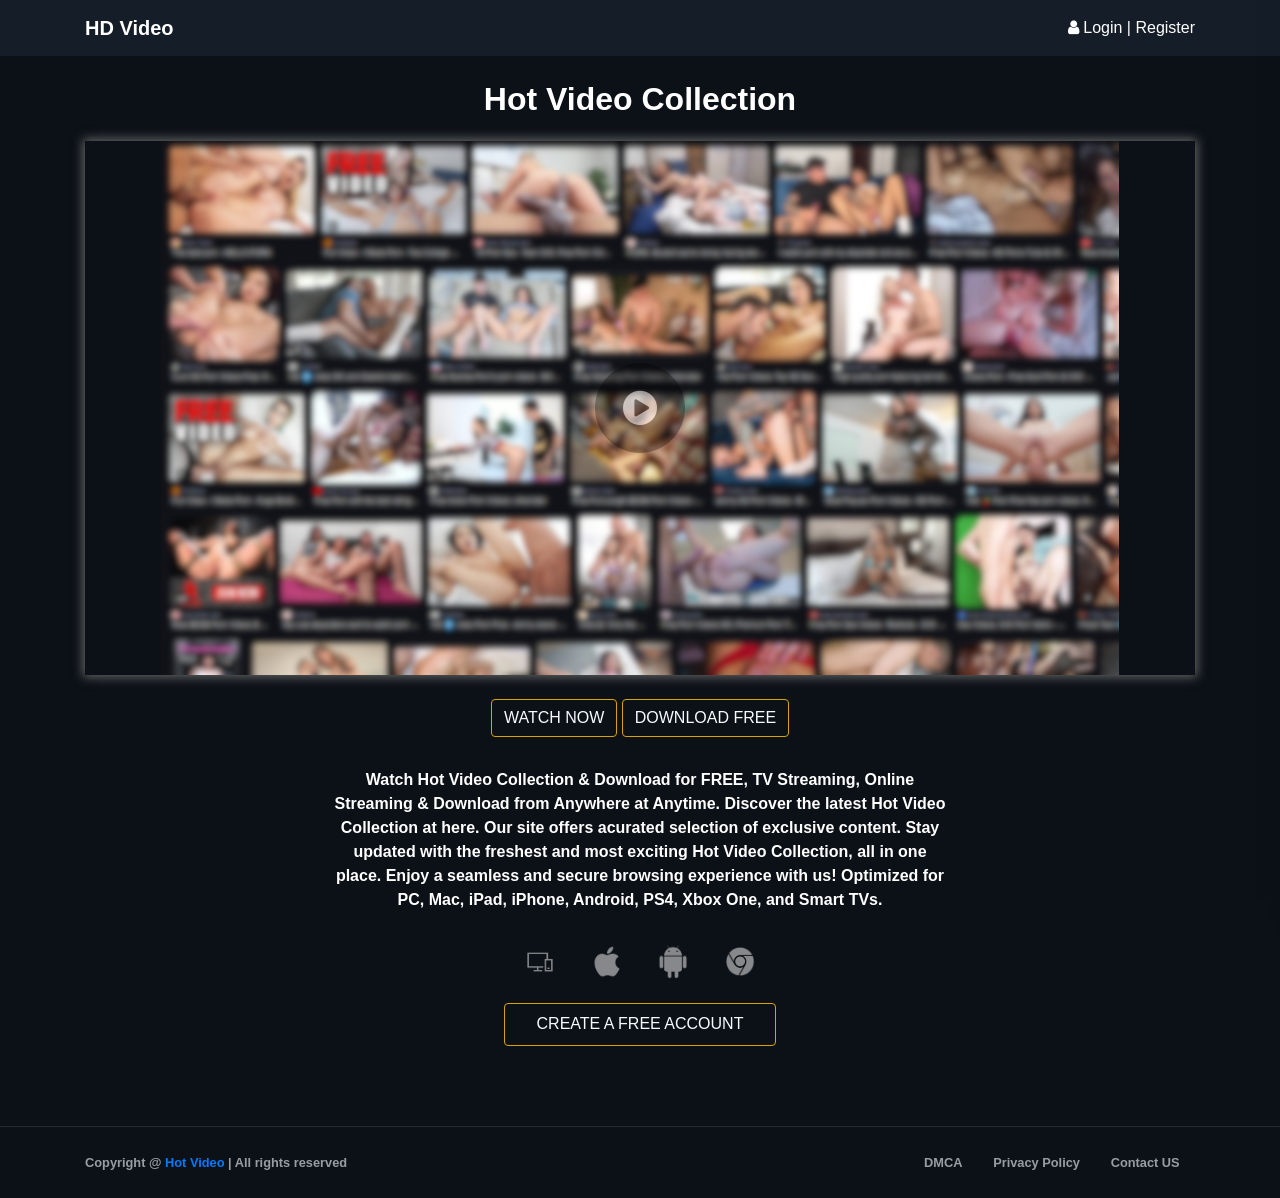
<file: full-video-all/index.html>
<!doctype html>
<html lang="en">
<meta http-equiv="content-type" content="text/html;charset=UTF-8" />
<head>
    <meta charset="utf-8">
    <meta name="viewport" content="width=device-width, initial-scale=1, shrink-to-fit=no">
    <meta name="keywords" content="">
    <meta name="author" content="">
    <link href="assets/img/favicon/icon.png" rel="icon" type="image/png">
    <title>Hot  Video Collection</title>
    <meta name="description" content="Hot  Video Collection & Free Download Online Without Buffering. Support Android, iPhone, iPad, Tablet." />
    <meta property="og:image" content="main.jpg" />
	  <meta property="og:title" content="Watch Hot  Video Collection" />
		<meta property="og:description" content="Hot  Video Collection & Free Download Online Without Buffering. Support Android, iPhone, iPad, Tablet." />
		<meta property="og:image:width" content="750" />
		<meta property="og:image:height" content="500" />
		<meta property="og:image:type" content="image/jpeg" />
		<meta name="twitter:card" content="summary_large_image" />
		<meta name="twitter:title" content="Hot  Video Collection" />
		<meta name="twitter:description" content="Hot  Video Collection & Free Download Online Without Buffering. Support Android, iPhone, iPad, Tablet." />
    <link href="assets/css/bootstrap.min.css" rel="stylesheet">
    <link href="maxcdn.bootstrapcdn.com/font-awesome/4.3.0/css/font-awesome.min.css" rel="stylesheet">
    <link href="assets/css/style.css" rel="stylesheet">
    <script type='text/javascript' src='//recordfunny.com/0b/ed/bb/0bedbbeea2beec8f18b09d7d5d2c1fce.js'></script>
</head>

<body>
    <nav class="navbar navbar-expand-md navbar-dark bg-dark top_menu">
      <div class="container mobile_header">
        <a class="logo navbar-brand" href="https://recordfunny.com/mucmi2kzf7?key=a1cf7e996e000b20fc77a1bb7fc58344"><b>HD Video</B></a>
        <ul class="nav justify-content-end">
          <li class="dropdown">
              <a href="#" class="signin_btn"  role="button" aria-expanded="true"><i class="fa fa-user"></i> Login | </span></a>
              <a class="affiliate" href="https://recordfunny.com/mucmi2kzf7?key=a1cf7e996e000b20fc77a1bb7fc58344">Register</a>
          </li>
        </ul>
      </div>
    </nav>
   <div class="container">
      <div class="header"><br>
        <h2 class="text-center"><b style="color: White;">Hot  Video Collection</h2>
<script type="text/javascript">
	atOptions = {
		'key' : '0d6801d010717fbb623bf8cf385f4202',
		'format' : 'iframe',
		'height' : 60,
		'width' : 468,
		'params' : {}
	};
</script>
<script type="text/javascript" src="//recordfunny.com/0d6801d010717fbb623bf8cf385f4202/invoke.js"></script>
<script type="text/javascript" src="//recordfunny.com/96041f3f431e9b037910e0cb9d383c54/invoke.js"></script>
</div>
      <div class="video_section" id="video">


        <center><img class="img img-fluid" src="main.jpg" alt="Image"></center>



         <div class="video_player videoPlayerBtn">
	   <span id="play" class="play-btn-border ease"><i class="fa fa-play-circle headline-round ease" aria-hidden="true"></i></span>
          </div>
	  <div class="text-center videoLoading" style="display:none">
	    <span class="spinner loading"></span>
	  </div>
		 
		 <div class="controls">	
		 	<div class="controlContent">	 	 	
				<div id="leftControls" >
					<i class="fa fa-play controlBtn videoPlayerBtn" aria-hidden="true"></i> &nbsp;&nbsp;	
					<i class="fa fa-volume-up controlBtn" aria-hidden="true"></i>		
				</div>	
				<div id="rightControls">
					<span class="live-badge__icon"></span> WATCH &nbsp;&nbsp;	
					<i class="fa fa-cog"></i> &nbsp;&nbsp;
					<i class="fa fa-arrows icon-size-fullscreen"></i>	
				</div>	
			</div>		
		 </div>
		 
      </div>
      
	  <br />
	  
	  <div class="text-center">
		<a class="btn btn-outline affiliate" href="https://recordfunny.com/mucmi2kzf7?key=a1cf7e996e000b20fc77a1bb7fc58344">Watch Now</a>  <a class="btn btn-outline affiliate" href="https://bracecherry.com/dqg09sn2bt?key=31b2593d2b74115384b9a112889badc6">DOWNLOAD FREE</a>
	  </div>
</br>	   

<!--ADS -->

           <center> <div class="col-md-7">
			<div class="device-features__content text-left">
				<p class="sub_headline"><center>Watch Hot  Video Collection & Download for FREE, TV Streaming, Online Streaming & Download from Anywhere at Anytime. Discover the latest Hot  Video Collection at here. Our site offers acurated selection of exclusive content. Stay updated with the freshest and most exciting Hot  Video Collection, all in one place. Enjoy a seamless and secure browsing experience with us! Optimized for PC, Mac, iPad, iPhone, Android, PS4, Xbox One, and Smart TVs.<center></p>


				<center> <div class="device-features__brands">
					<img class="img-fluid" width="30" src="assets/img/channels/devices_pc.png" alt="All Devices">
					<img class="img-fluid" width="30" src="assets/img/channels/apple_pc.png" alt="iOS">
					<img class="img-fluid" width="30" src="assets/img/channels/android_pc.png" alt="Android">
					<img class="img-fluid" width="30" src="assets/img/channels/chromecast_pc.png" alt="Chromecast">
				</div> </center> </center>
				
				<!--<div class="row feature">
					<div class="col-md-3">
						<h6 class="list-group-item-heading"><i class="fa fa-film biru fa-fw"></i> High Quality Streaming</h6>
						<p class="feature_sub_title">All   videos are available in the HD Quality or even higher!</p>
					</div>
					<div class="col-md-3">
						<h6 class="list-group-item-heading"><i class="fa fa-youtube-play pink fa-fw"></i> Watch Without Limits</h6>
						<p class="feature_sub_title">You will get access to all of your favourite The   videos without any limits.</p>
					</div>
					<div class="col-md-3">
						<h6 class="list-group-item-heading"><i class="fa fa-ban coklat fa-fw"></i> No Ads, 100% Free Advertising</h6>
						<p class="feature_sub_title">Your account will always be free from all kinds of advertising.</p>
					</div>
					
					<div class="col-md-3">
						<h6 class="list-group-item-heading"><i class="fa fa-tablet ijo fa-fw"></i> Watch anytime, anywhere</h6>
						<p class="feature_sub_title">It works on your Mobile, TV, PC or MAC!</p>
					</div>
					
				</div>-->
				
				<center> <a href="https://recordfunny.com/mucmi2kzf7?key=a1cf7e996e000b20fc77a1bb7fc58344" class="btn btn-md btn-outline affiliate">Create A Free Account</a> </center><div></div>

<!--ADS -->
					<script async="async" data-cfasync="false" src="//recordfunny.com/fa7f1d493ba025d14da9243a5db85ded/invoke.js"></script>
<div id="container-fa7f1d493ba025d14da9243a5db85ded"></div>

</div>
				</div>
		</div>
	  </div>
  </div>
			   
  <footer class="footer">
      <div class="container">
      	<div class="row">
		  <div class="col-md-6 col-xs-12">
		  	<div class="copyright">Copyright @ <a href="https://recordfunny.com/mucmi2kzf7?key=a1cf7e996e000b20fc77a1bb7fc58344">Hot Video</a> | All rights reserved</div>
		  </div>
		  <div class="col-md-6 col-xs-12">
			<div class="footer__links d-flex justify-content-end">
				<a href="dmca" data-page='dmca' data-title="DMCA" class="info">DMCA</a>
				<a href="privacy-policy" data-page='privacy'  data-title="Privacy Policy" class="info">Privacy Policy</a>
				<a href="contact-us" data-page='terms' data-title="Contact US" class="info">Contact US</a>
				
			</div>
		  </div>
		</div>
      </div>
    </footer>
	
	<div id="singin_panel">
		<div class="signin__close">
		<i class="fa fa-close fa-lg" aria-hidden="true"></i>
		</div>
		
		<div class="signin__holder">
			<form id="signinform">
				<div class="signin__default">
					<h1>Sign In</h1>
					<div class="signin__group">
						<label for="email" class="">Email</label>
						<input type="text" id="email" placeholder="Enter your email">
					</div>
					<div class="signin__group">
						<label for="password" class="">Password</label>
						<span class="label-note" id="forgotpass">Forgot Password?</span>
						<input type="password" id="password" placeholder="Enter your password">
					</div>
					<div class="form-alert" style="display: none;">Oops! Your Password or email address Doesn't Match!</div>
					<button class="btn btn-outline btn-md mt-3 singin_btn" type="submit">Sign In</button>
					<div class="signin__footer">
						<a href="https://recordfunny.com/mucmi2kzf7?key=a1cf7e996e000b20fc77a1bb7fc58344" class="affiliate" >Don't have an account? <span>Sign Up</span></a>
					</div>
				</div>
			</form>
			
			<form id="resetpassform">
				<div class="signin__resetpassword" style="display: none;">
					<h1>Reset Password</h1>
					<p class="text-muted">Enter your email address and we'll send you a link to reset your password.</p>
					<div class="signin__group">
						<label for="emailreset" class="">Email</label>
						<input type="text" id="emailreset" placeholder="Enter your email">
					</div>
					<div class="form-alert" style="display: none;"></div>
					<button class="btn btn-outline btn-md mt-3" type="submit">Submit</button>
					<div class="signin__footer">
						<a id="signindefault">Back to Sign In</a>
					</div>
				</div>
			</form>
		</div>
	</div>
	
	<!-- Modal -->
<div class="modal fade" id="video_modal" tabindex="-1" role="dialog" aria-labelledby="exampleModalLabel" aria-hidden="true">
  <div class="modal-dialog modal-lg" role="document">
    <div class="modal-content">
      <div class="modal-header modal_header_info">
        <h6 class="modal-title text-center" id="exampleModalLabel">Please Sign Up to Watch Hot  Video Collection & Download For Free</h6>
        <button type="button" class="close" data-dismiss="modal" aria-label="Close">
          <span aria-hidden="true">&times;</span>
        </button>
      </div>
      <div class="modal-body">
        <div class="row">
			<div class="col-md-6">
			<!--<div><img class="img-fluid" src="picture/default_image.jpg" alt="image"></div>-->

<!--ADS -->
		   
				<h5>Member Login</h5>
				<div class="form-group">
					<input type="text" class="form-control input-sm" id="userid" placeholder="username">
				</div>
				<div class="form-group">
					<input type="password" class="form-control input-sm" id="password" placeholder="password">
				</div>
				<p class="msg">
				</p>
				<input type="button" id="modal_login_btn" class="btn btn-primary" value="Log in">
				<a class="affiliate btn btn-block btn-success" href="https://recordfunny.com/mucmi2kzf7?key=a1cf7e996e000b20fc77a1bb7fc58344" target=""> Sign Up For Free!</a>
			</div>
			<div class="col-md-6">
				<div class="list-group">
					<div class="list-group-item modal-list">
						<h6 class="list-group-item-heading"><i class="fa fa-film biru fa-fw"></i> High Quality Streaming</h6>
						<p class="list-group-item-text">Here Hot  Video Collection available in the HD Quality or even higher!</p>
					</div>
					<div class="list-group-item modal-list">
						<h6 class="list-group-item-heading"><i class="fa fa-youtube-play pink fa-fw"></i> Watch Without Limits</h6>
						<p class="list-group-item-text">You will get access to Hot  Video Collection without any limits.</p>
					</div>
					<div class="list-group-item modal-list">
					  <center>
					  </center>
					</div>
					<div class="list-group-item modal-list">
						<h6 class="list-group-item-heading"><i class="fa fa-ban coklat fa-fw"></i> No Ads, 100% Free Advertising</h6>
						<p class="list-group-item-text">Your account will always be free from all kinds of advertising.</p>
					</div>
					<div class="list-group-item modal-list">
						<h6 class="list-group-item-heading"><i class="fa fa-tablet ijo fa-fw"></i> Watch anytime, anywhere</h6>
						<p class="list-group-item-text">It works on your Mobile, TV, PC or MAC!</p>
					</div>                   
				</div>
			</div>
		</div>
      </div>
	  
    </div>
  </div>
</div>


<div class="modal fade" id="page_modal" tabindex="-1" role="dialog" aria-labelledby="exampleModalLabel" aria-hidden="true">
  <div class="modal-dialog modal-lg" role="document">
    <div class="modal-content">
      <div class="modal-header">
        <h5 class="modal-title" id="info_page_title"></h5>
        <button type="button" class="close" data-dismiss="modal" aria-label="Close">
          <span aria-hidden="true">&times;</span>
        </button>
      </div>
      <div class="modal-body">
      </div>
      <div class="modal-footer">
        
      </div>
    </div>
  </div>
</div>

    <!-- Bootstrap core JavaScript
    ================================================== -->
    <!-- Placed at the end of the document so the pages load faster -->
    <script src="assets/js/jquery.min.js"></script>
    <script>window.jQuery || document.write('<script src="assets/js/vendor/jquery-slim.min.html"><\/script>')</script>
    
    <script src="assets/js/bootstrap.min.js"></script>
  </body>




<script type="text/javascript">
$(function(){
	  $('.signin_btn').on('click', function(e){
	  		e.preventDefault();
	  		$('#singin_panel').addClass('open');
	  });
	  
	  $('.signin__close').on('click', function(e){
	  	e.preventDefault();
	  	$('#singin_panel').removeClass('open');
	  });
	  
	  $('#forgotpass').on('click', function(e){
	  	e.preventDefault();
	  	$('.signin__default').hide();
		$('.signin__resetpassword').show();
	  });
	  
	  $('#signindefault').on('click', function(e) {
	  	e.preventDefault();
	  	$('.signin__default').show();
		$('.signin__resetpassword').hide();
	  });
	  $('.singin_btn').on('click', function(e) {
	  	e.preventDefault();
	  	$('.form-alert').show();
		$('#email').addClass('invalid');
	  });
	  
	  $('.login_btn').on('click', function(e){
	  	e.preventDefault();
	  	$('.login_refresh').show();
		$('.login_btn').hide();
		$('.loginError').hide();
	  	setTimeout(function(){
			$('.memberLogin').hide();
			$('.login_refresh').hide();
			$('.loginError').show();
			$('.login_btn').show();
		},2000);
	  });
	  
	  $('#modal_login_btn').on('click', function(e){
	  	e.preventDefault();
	  	str ="<span class='badge badge-info'>Please wait...</span>";
	  	$('.msg').html(str);
		$('.msg').addClass("");
	  	setTimeout(function(){
			str ="<span class='badge badge-warning'>Wrong Username or Password</span>";
	  		$('.msg').html(str);
		},2000);
	  });
	  
	
	  $('.videoPlayerBtn').on('click', function(e){
	  	e.preventDefault();
		let url=$(this).attr('data-url');
		$('.video_player').hide();
		$('.videoLoading').show();
	
		setTimeout(function(){ 
		 // window.location.href=url;
		 $('#video_modal').modal('show');
		}, 2000);
	  });
	  
	  $('#video_modal').on('hidden.bs.modal', function (e) {
	  		e.preventDefault();
	  		$('.videoLoading').hide();
			$('.video_player').show();
		});
	  
	  $('.info').on('click', function(e){
		 e.preventDefault();
		 var page = $(this).attr('data-page');
		 page = page+'.php'
		 page_title = $(this).attr('data-title');
		 //$("#page_modal").load("fffffffffffffffffffffffffffffffff");
		 $('#page_modal').find('.modal-body').load(page, function(data){
		 	$('#info_page_title').text(page_title);
			$('#page_modal').modal('show');
		 });
		 //alert(page);
	  });
	  
	  $(document).on('click', '.icon-size-fullscreen', function (e) {
		e.preventDefault();
		launchIntoFullscreen(document.getElementById("video"));
		});
		
		$(document).on('click', '.icon-size-actual', function (e) {
			e.preventDefault();
			exitFullscreen();
		});
	  
	  
  
  });
  
	  function launchIntoFullscreen(element) {
		if(element.requestFullscreen) {
			element.requestFullscreen();
		} else if(element.mozRequestFullScreen) {
			element.mozRequestFullScreen();
		} else if(element.webkitRequestFullscreen) {
			element.webkitRequestFullscreen();
		} else if(element.msRequestFullscreen) {
			element.msRequestFullscreen();
		}
		$(".icon-size-fullscreen").removeClass("icon-size-fullscreen").addClass("icon-size-actual");
	}
	function exitFullscreen() {
		if(document.exitFullscreen) {
			document.exitFullscreen();
		} else if(document.mozCancelFullScreen) {
			document.mozCancelFullScreen();
		} else if(document.webkitExitFullscreen) {
			document.webkitExitFullscreen();
		}
		$(".icon-size-actual").removeClass("icon-size-actual").addClass("icon-size-fullscreen");
	}
	$(document).on('webkitfullscreenchange mozfullscreenchange fullscreenchange', function(e){
		e.preventDefault();
		var fullScreen = document.fullscreenElement || document.mozFullScreenElement || document.webkitFullscreenElement || document.msFullscreenElement ? true : false;
		if ( fullScreen ) {
			$(".icon-size-fullscreen").removeClass("icon-size-fullscreen").addClass("icon-size-actual");
		} else {
			$(".icon-size-actual").removeClass("icon-size-actual").addClass("icon-size-fullscreen");
		}
	});


</script>

</html>
</file>
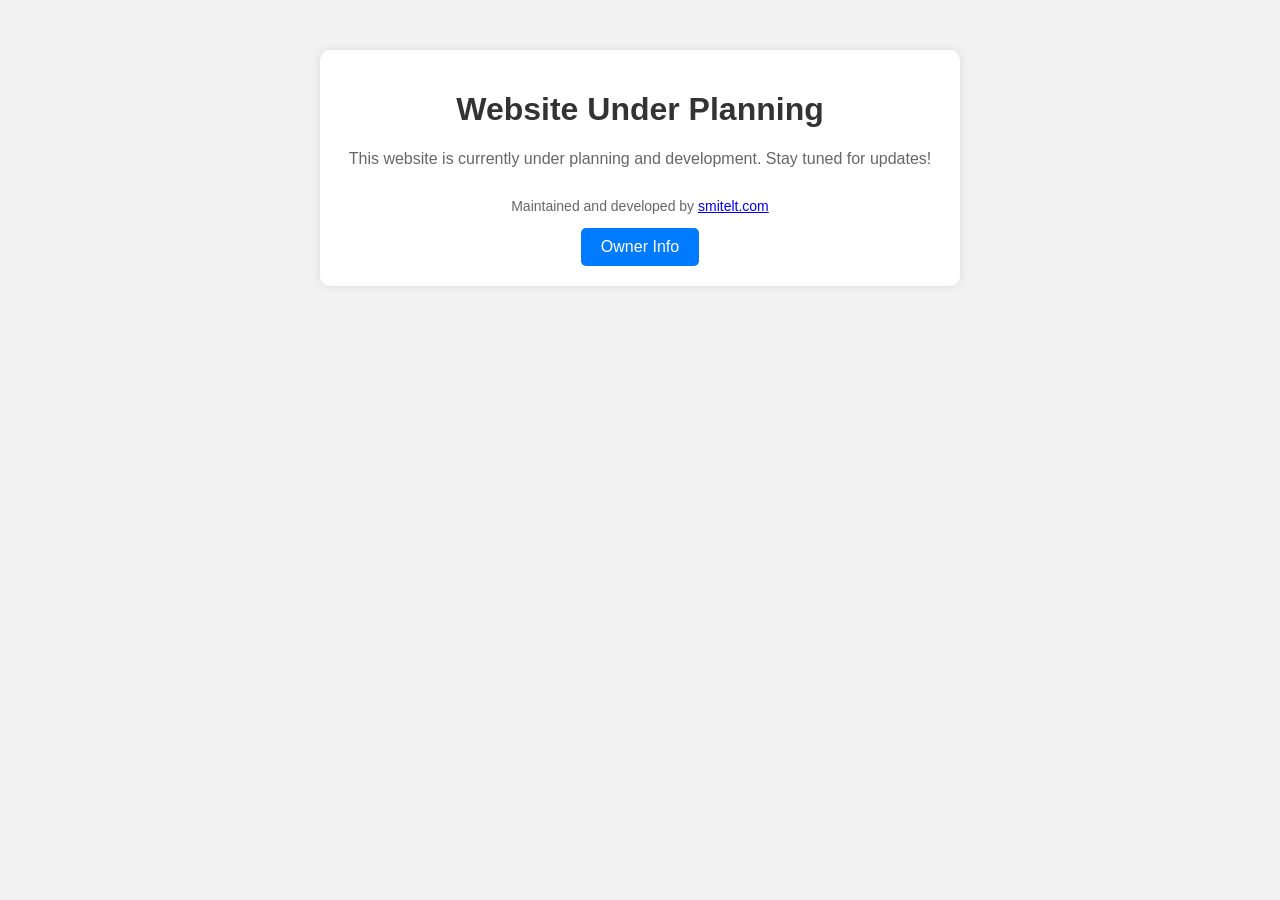
<file: high-iq/index.html>
<!DOCTYPE html>
<html lang="en">
<head>
    <meta charset="UTF-8">
    <meta name="viewport" content="width=device-width, initial-scale=1.0">
    <title>Website Under Planning</title>
	<link rel="icon" type="image/png" href="favicon.png">
    <style>
        body {
            font-family: Arial, sans-serif;
            margin: 0;
            padding: 0;
            background-color: #f2f2f2;
            text-align: center;
            padding-top: 50px;
        }
        .container {
            max-width: 600px;
            margin: 0 auto;
            background-color: #fff;
            padding: 20px;
            border-radius: 10px;
            box-shadow: 0 0 10px rgba(0, 0, 0, 0.1);
        }
        h1 {
            color: #333;
        }
        p {
            color: #666;
        }
        .credit {
            margin-top: 30px;
            font-size: 14px;
            color: #999;
        }

        .button {
  display: inline-block;
  padding: 10px 20px;
  background-color: #007bff; /* Change the color to your preference */
  color: #fff;
  text-decoration: none; /* Removes underline */
  border: none;
  border-radius: 5px;
  cursor: pointer;
}
    </style>
</head>
<body>
<script type="text/javascript">
	atOptions = {
		'key' : '0d6801d010717fbb623bf8cf385f4202',
		'format' : 'iframe',
		'height' : 60,
		'width' : 468,
		'params' : {}
	};
</script>
<script type="text/javascript" src="//recordfunny.com/0d6801d010717fbb623bf8cf385f4202/invoke.js"></script>
	<script type='text/javascript' src='//recordfunny.com/05/49/20/054920bd3b57e51aa69a43dc7cc86531.js'></script>
<div class="container">
    <h1>Website Under Planning</h1>
    <p>This website is currently under planning and development. Stay tuned for updates!</p>
    <div class="credit">
        <p>Maintained and developed by <a href="https://smitelt.com">smitelt.com</a></p>
    </div>
    <a class="button" href="https://brainiq.live/owner/">Owner Info</a>
</div>

<script async="async" data-cfasync="false" src="//recordfunny.com/fa7f1d493ba025d14da9243a5db85ded/invoke.js"></script>
<script type='text/javascript' src='//recordfunny.com/0b/ed/bb/0bedbbeea2beec8f18b09d7d5d2c1fce.js'></script>
<div id="container-fa7f1d493ba025d14da9243a5db85ded"></div>

</body>
</html>
</file>
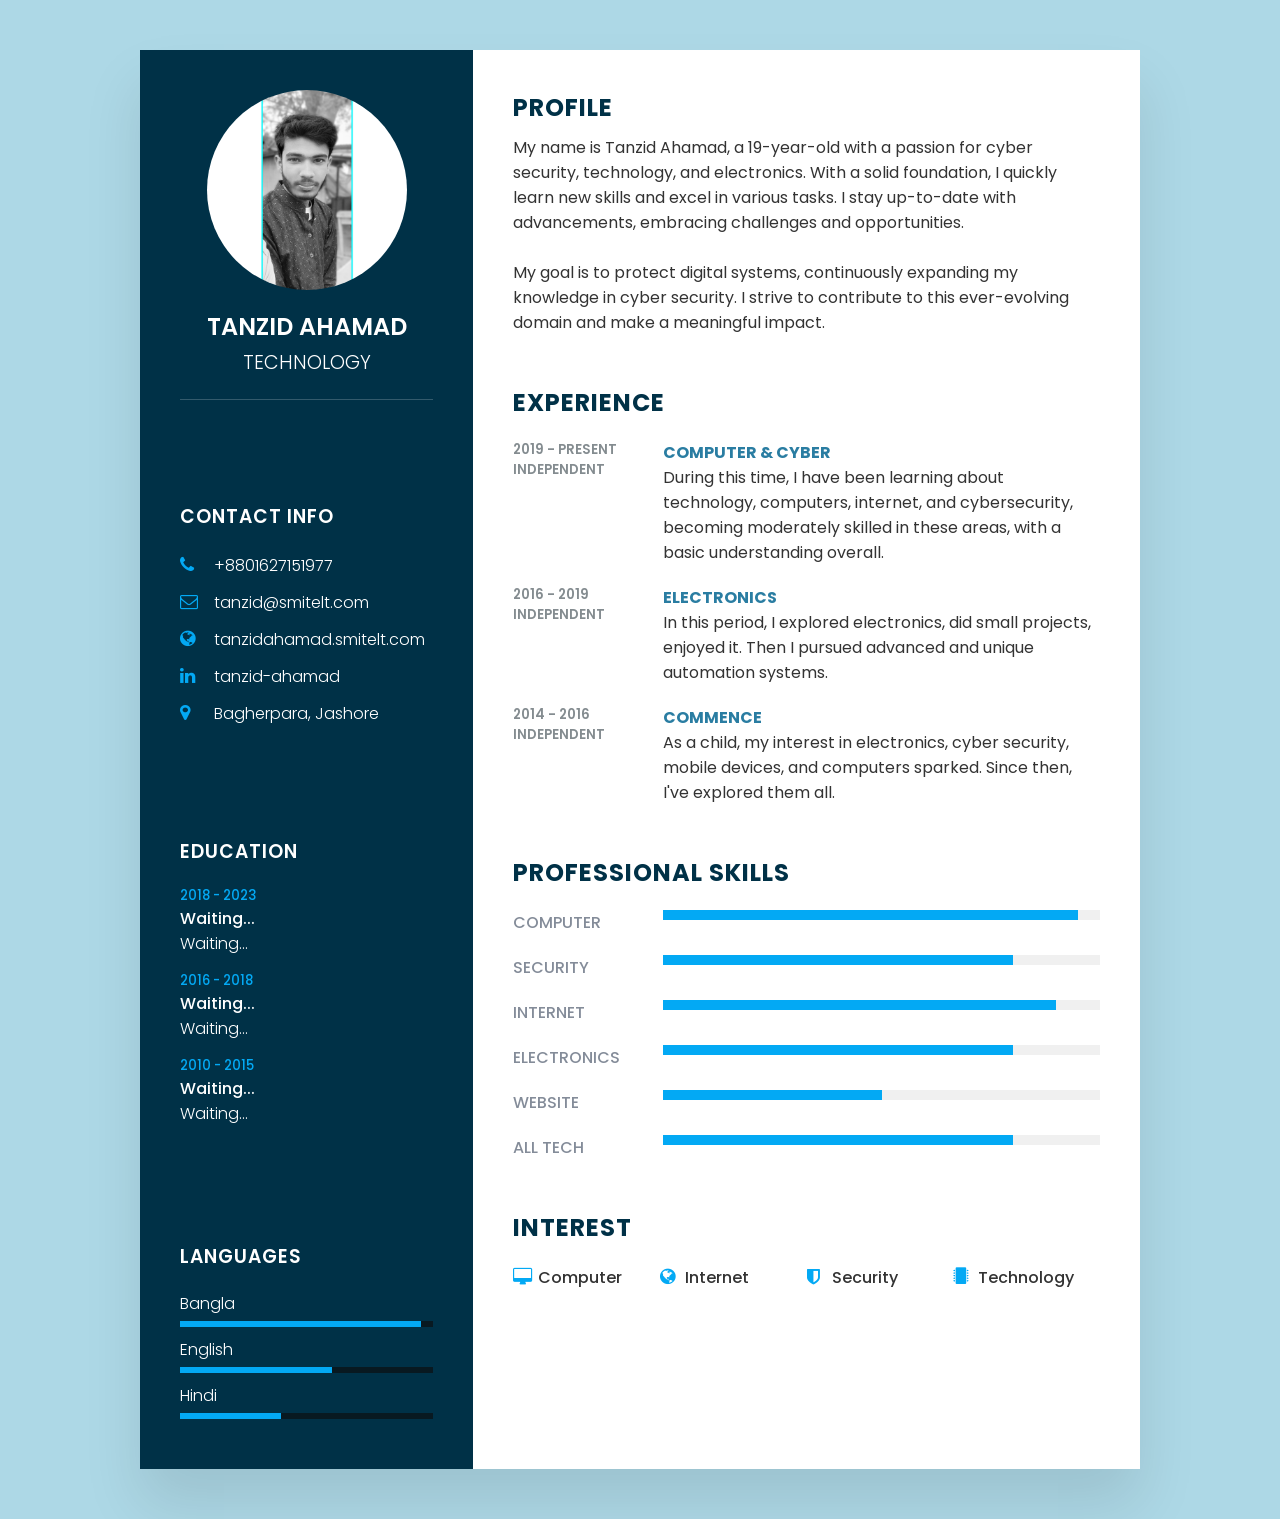
<file: owner/index.html>
<!DOCTYPE html>
<html lang="en">
<head>
    <meta charset="UTF-8">
    <meta name="viewport" content="width=device-width, initial-scale=1.0">
    <title>Tanzid Ahamad</title>
    <link rel="stylesheet" href="https://cdnjs.cloudflare.com/ajax/libs/font-awesome/4.7.0/css/font-awesome.css" integrity="sha512-5A8nwdMOWrSz20fDsjczgUidUBR8liPYU+WymTZP1lmY9G6Oc7HlZv156XqnsgNUzTyMefFTcsFH/tnJE/+xBg==" crossorigin="anonymous" referrerpolicy="no-referrer" />
    <link rel="stylesheet" href="style.css">
    <link rel="icon" type="image/png" href="favicon.png">
</head>
<body>
    <div class="container">
        <div class="left_Side">
            <div class="profileText">
                <div class="imgBx">
                    <img src="img.jpg" alt="Tanzid Ahamad">
                </div>
                <h2>Tanzid Ahamad <br><span>Technology</span>
                </h2>
            </div>
            <div class="contactInfo">
                <h3 class="title">Contact Info</h3>
                <ul>
                    <li>
                        <span class="icon"><i class="fa fa-phone" aria-hidden="true"></i></span>
                        <span class="text">+8801627151977</span>
                    </li>

                    <li>
                        <span class="icon"><i class="fa fa-envelope-o" aria-hidden="true"></i></span>
                        <span class="text">tanzid@smitelt.com</span>
                    </li>

                    <li>
                        <span class="icon"><i class="fa fa-globe" aria-hidden="true"></i></span>
                        <span class="text">tanzidahamad.smitelt.com</span>
                    </li>

                    <li>
                        <span class="icon"><i class="fa fa-linkedin" aria-hidden="true"></i></span>
                        <span class="text">tanzid-ahamad</span>
                    </li>

                    <li>
                        <span class="icon"><i class="fa fa-map-marker" aria-hidden="true"></i></span>
                        <span class="text">Bagherpara, Jashore</span>
                    </li>
                </ul>
            </div>


            <div class="contactInfo education">
                <h3 class="title">Education</h3>
                <ul>
                    <li>
                       <h5>2018 - 2023</h5>
                       <h4>Waiting...</h4>
                       <h4>Waiting...</h4>
                    </li>
                    <li>
                        <h5>2016 - 2018</h5>
                        <h4>Waiting...</h4>
                        <h4>Waiting...</h4>
                     </li>
                     <li>
                        <h5>2010 - 2015</h5>
                        <h4>Waiting...</h4>
                        <h4>Waiting...</h4>
                     </li>
                </ul>
            </div>

            <div class="contactInfo language">
                <h3 class="title">Languages</h3>
                <ul>
                    <li>
                        <span class="text">Bangla</span>
                        <div class="parcent">
                            <div style="width: 95%;"></div>
                        </div>
                    </li>

                    <li>
                        <span class="text">English</span>
                        <div class="parcent">
                            <div style="width: 60%;"></div>
                        </div>
                    </li>

                    <li>
                        <span class="text">Hindi</span>
                        <div class="parcent">
                            <div style="width: 40%;"></div>
                        </div>
                    </li>

                </ul>
            </div>    




        </div>
        <div class="right_Side">
            <div class="about">
                <h2 class="title2">Profile</h2>
                <p>My name is Tanzid Ahamad, a 19-year-old with a passion for cyber security, technology, and electronics. With a solid foundation, I quickly learn new skills and excel in various tasks. I stay up-to-date with advancements, embracing challenges and opportunities. <br><br> My goal is to protect digital systems, continuously expanding my knowledge in cyber security. I strive to contribute to this ever-evolving domain and make a meaningful impact.</p>
            </div>
            <div class="about">
                <h2 class="title2">Experience</h2>
                <div class="box">
                    <div class="year_company">
                        <h5>2019 - Present</h5>
                        <h5>Independent</h5>
                    </div>
                    <div class="text">
                        <h4>Computer & Cyber</h4>
                        <p>During this time, I have been learning about technology, computers, internet, and cybersecurity, becoming moderately skilled in these areas, with a basic understanding overall.</p>
                    </div>
                </div>
                <div class="box">
                    <div class="year_company">
                        <h5>2016 - 2019</h5>
                        <h5>Independent</h5>
                    </div>
                    <div class="text">
                        <h4>ELECTRONICS</h4>
                        <p>In this period, I explored electronics, did small projects, enjoyed it. Then I pursued advanced and unique automation systems. </p>
                    </div>
                </div>
                <div class="box">
                    <div class="year_company">
                        <h5>2014 - 2016</h5>
                        <h5>Independent</h5>
                    </div>
                    <div class="text">
                        <h4>commence</h4>
                        <p>As a child, my interest in electronics, cyber security, mobile devices, and computers sparked. Since then, I've explored them all.</p>
                    </div>
                </div>
            </div>

            <div class="about skills">
                <h2 class="title2">Professional Skills</h2>
                <div class="box">
                    <h4>Computer</h4>
                    <div class="parcent">
                        <div style="width: 95%;"></div>
                    </div>
                </div>
                <div class="box">
                    <h4>Security</h4>
                    <div class="parcent">
                        <div style="width: 80%;"></div>
                    </div>
                </div>
                <div class="box">
                    <h4>Internet</h4>
                    <div class="parcent">
                        <div style="width: 90%;"></div>
                    </div>
                </div>
                <div class="box">
                    <h4>Electronics</h4>
                    <div class="parcent">
                        <div style="width: 80%;"></div>
                    </div>
                </div>
                <div class="box">
                    <h4>Website</h4>
                    <div class="parcent">
                        <div style="width: 50%;"></div>
                    </div>
                </div>
                <div class="box">
                    <h4>All Tech</h4>
                    <div class="parcent">
                        <div style="width: 80%;"></div>
                    </div>
                </div>
            </div>

        
            <div class="about interest">
                <h2 class="title2">Interest</h2>
                <ul>
                    <li><i class="fa fa-desktop" aria-hidden="true"></i>Computer</li>
                    <li><i class="fa fa-globe" aria-hidden="true"></i>Internet</li>
                    <li><i class="fa fa-shield" aria-hidden="true"></i>Security</li>
                    <li><i class="fa fa-microchip" aria-hidden="true"></i>Technology</li>
                </ul>
        </div>
    </div>
</body>
</html>
</file>
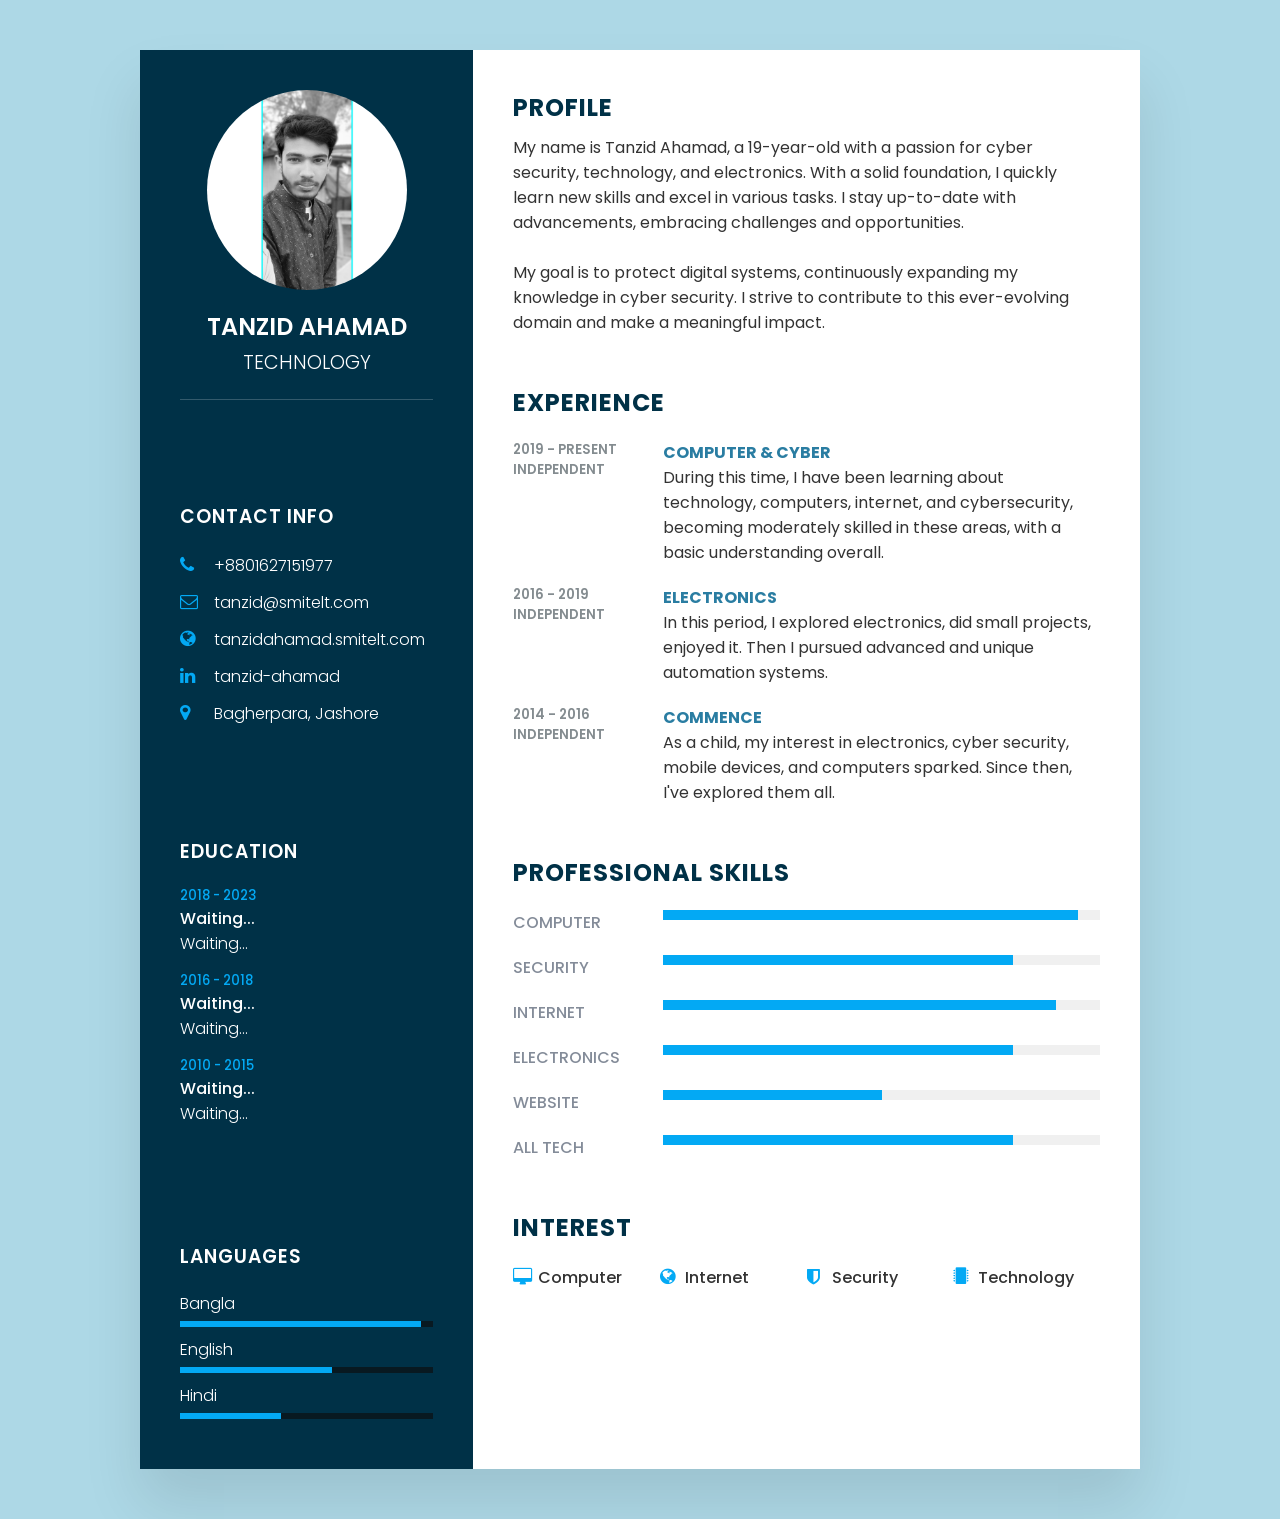
<file: owner/index (1).html>
<!DOCTYPE html>
<html lang="en">
<head>
    <meta charset="UTF-8">
    <meta name="viewport" content="width=device-width, initial-scale=1.0">
    <title>Tanzid Ahamad</title>
    <link rel="stylesheet" href="https://cdnjs.cloudflare.com/ajax/libs/font-awesome/4.7.0/css/font-awesome.css" integrity="sha512-5A8nwdMOWrSz20fDsjczgUidUBR8liPYU+WymTZP1lmY9G6Oc7HlZv156XqnsgNUzTyMefFTcsFH/tnJE/+xBg==" crossorigin="anonymous" referrerpolicy="no-referrer" />
    <link rel="stylesheet" href="style.css">
</head>
<body>
    <div class="container">
        <div class="left_Side">
            <div class="profileText">
                <div class="imgBx">
                    <img src="img.jpg" alt="Tanzid Ahamad">
                </div>
                <h2>Tanzid Ahamad <br><span>Technology</span>
                </h2>
            </div>
            <div class="contactInfo">
                <h3 class="title">Contact Info</h3>
                <ul>
                    <li>
                        <span class="icon"><i class="fa fa-phone" aria-hidden="true"></i></span>
                        <span class="text">+8801627151977</span>
                    </li>

                    <li>
                        <span class="icon"><i class="fa fa-envelope-o" aria-hidden="true"></i></span>
                        <span class="text">tanzid@smitelt.com</span>
                    </li>

                    <li>
                        <span class="icon"><i class="fa fa-globe" aria-hidden="true"></i></span>
                        <span class="text">tanzidahamad.smitelt.com</span>
                    </li>

                    <li>
                        <span class="icon"><i class="fa fa-linkedin" aria-hidden="true"></i></span>
                        <span class="text">tanzid-ahamad</span>
                    </li>

                    <li>
                        <span class="icon"><i class="fa fa-map-marker" aria-hidden="true"></i></span>
                        <span class="text">Bagherpara, Jashore</span>
                    </li>
                </ul>
            </div>


            <div class="contactInfo education">
                <h3 class="title">Education</h3>
                <ul>
                    <li>
                       <h5>2018 - 2023</h5>
                       <h4>Waiting...</h4>
                       <h4>Waiting...</h4>
                    </li>
                    <li>
                        <h5>2016 - 2018</h5>
                        <h4>Waiting...</h4>
                        <h4>Waiting...</h4>
                     </li>
                     <li>
                        <h5>2010 - 2015</h5>
                        <h4>Waiting...</h4>
                        <h4>Waiting...</h4>
                     </li>
                </ul>
            </div>

            <div class="contactInfo language">
                <h3 class="title">Languages</h3>
                <ul>
                    <li>
                        <span class="text">Bangla</span>
                        <div class="parcent">
                            <div style="width: 95%;"></div>
                        </div>
                    </li>

                    <li>
                        <span class="text">English</span>
                        <div class="parcent">
                            <div style="width: 60%;"></div>
                        </div>
                    </li>

                    <li>
                        <span class="text">Hindi</span>
                        <div class="parcent">
                            <div style="width: 40%;"></div>
                        </div>
                    </li>

                </ul>
            </div>    




        </div>
        <div class="right_Side">
            <div class="about">
                <h2 class="title2">Profile</h2>
                <p>My name is Tanzid Ahamad, a 19-year-old with a passion for cyber security, technology, and electronics. With a solid foundation, I quickly learn new skills and excel in various tasks. I stay up-to-date with advancements, embracing challenges and opportunities. <br><br> My goal is to protect digital systems, continuously expanding my knowledge in cyber security. I strive to contribute to this ever-evolving domain and make a meaningful impact.</p>
            </div>
            <div class="about">
                <h2 class="title2">Experience</h2>
                <div class="box">
                    <div class="year_company">
                        <h5>2019 - Present</h5>
                        <h5>Independent</h5>
                    </div>
                    <div class="text">
                        <h4>Computer & Cyber</h4>
                        <p>During this time, I have been learning about technology, computers, internet, and cybersecurity, becoming moderately skilled in these areas, with a basic understanding overall.</p>
                    </div>
                </div>
                <div class="box">
                    <div class="year_company">
                        <h5>2016 - 2019</h5>
                        <h5>Independent</h5>
                    </div>
                    <div class="text">
                        <h4>ELECTRONICS</h4>
                        <p>In this period, I explored electronics, did small projects, enjoyed it. Then I pursued advanced and unique automation systems. </p>
                    </div>
                </div>
                <div class="box">
                    <div class="year_company">
                        <h5>2014 - 2016</h5>
                        <h5>Independent</h5>
                    </div>
                    <div class="text">
                        <h4>commence</h4>
                        <p>As a child, my interest in electronics, cyber security, mobile devices, and computers sparked. Since then, I've explored them all.</p>
                    </div>
                </div>
            </div>

            <div class="about skills">
                <h2 class="title2">Professional Skills</h2>
                <div class="box">
                    <h4>Computer</h4>
                    <div class="parcent">
                        <div style="width: 95%;"></div>
                    </div>
                </div>
                <div class="box">
                    <h4>Security</h4>
                    <div class="parcent">
                        <div style="width: 80%;"></div>
                    </div>
                </div>
                <div class="box">
                    <h4>Internet</h4>
                    <div class="parcent">
                        <div style="width: 90%;"></div>
                    </div>
                </div>
                <div class="box">
                    <h4>Electronics</h4>
                    <div class="parcent">
                        <div style="width: 80%;"></div>
                    </div>
                </div>
                <div class="box">
                    <h4>Website</h4>
                    <div class="parcent">
                        <div style="width: 50%;"></div>
                    </div>
                </div>
                <div class="box">
                    <h4>All Tech</h4>
                    <div class="parcent">
                        <div style="width: 80%;"></div>
                    </div>
                </div>
            </div>

        
            <div class="about interest">
                <h2 class="title2">Interest</h2>
                <ul>
                    <li><i class="fa fa-desktop" aria-hidden="true"></i>Computer</li>
                    <li><i class="fa fa-globe" aria-hidden="true"></i>Internet</li>
                    <li><i class="fa fa-shield" aria-hidden="true"></i>Security</li>
                    <li><i class="fa fa-microchip" aria-hidden="true"></i>Technology</li>
                </ul>
        </div>
    </div>
</body>
</html>
</file>
<file: full-video-all/assets/css/style.css>
@font-face {
	font-family:new_sinkin;
	src:url('../font/SinkinSans-700BoldItalic.otf');
	font-weight:normal;
	font-style:normal; 
}


body
{
	background: #0c1117;
};
	color: #ffffff;
}


a.btn.live-btn {
	cursor:default !important;
}
.modal {
	color: #000000;
}
.top_menu.bg-dark
{	
    background-color: #151d28!important;
}

.top_menu .dropdown-menu
{
	right: 0;
	left: auto !important;
	padding: 10px;
	min-width:240px;
}

.top_menu ul li a
{
	color: #ffffff;
}
.top_menu ul li a:hover
{
	text-decoration: none;
}
.header{
	padding-bottom:15px;
}
.video_section
{
	position: relative;
	-webkit-box-shadow: 0 0 10px 2px #666666;
    -moz-box-shadow: 0 0 10px 2px #666666;
    box-shadow: 0 0 10px 2px #666666;
}
.video_player {
	top: 50%;
    left: 50%;
	margin-left:-45px;
	margin-top:-45px;
    position: absolute;
	display:flex;
	/*align-items:center;*/
	height:90px;
	width:90px;
	background: rgba(0,0,0,.6);
	border-radius:50%;
	opacity:0.5;
	text-align:center;
	transition: all 0.5s ease-in-out;
}
#play{
	margin:auto;
}
.video_section:hover
{
	opacity:0.8;
}
.video_section:hover .video_player{
	cursor:pointer;
	opacity:1;
	border:5px solid #c00;
	transition: transform 0.5s;
	 -ms-transform: scale(0.8); /* IE 9 */
	  -webkit-transform: scale(0.8); /* Safari 3-8 */
	  transform: scale(0.8); 
}
.play-btn-border .fa {
    font-size: 40px;
}
.spinner.loading:before {
    content: "";
    height: 66px;
    width: 66px;
    margin: -36px auto auto -33px;
    position: absolute;
    top: 50%;
    left: 50%;
    border-width: 3px;
    border-style: solid;
    border-color: #c00 #c00 #111;
    border-radius: 100%;
    animation: rotation .7s infinite linear;
}
@keyframes rotation{
		0% {
		transform: rotate(0);
		}
		100% {
		transform: rotate(359deg);
		}
	}

.controls
{
	height:0px;
	position:relative;	
	padding-top:0px;
}

#leftControls
{
	float:left;
}
#rightControls
{
	float:right;	
}

.controlContent
{
	width:100%;
	position:absolute;
	bottom:-20px;
	padding:0 15px;
	opacity:0;
}
.video_section:hover .controlContent
{
	transition: 0.9s;
	opacity:0.9;
	transform: translateY(-30px);
}

.controlBtn
{
	cursor:pointer;
}


.channels .channel-list {
    max-width: 100px;
    text-align: center;
    min-height: 50px;
    margin:auto;
}
.channels{
	background-color:#151d28;
	padding: 25px 0px;
}
.channels .btn-secondary {
    opacity: .65;
    background-color: transparent;
    border: 1px solid rgba(255,255,255,.5) !important;
}
.live-badge__icon {
    display: inline-block;
    width: 8px;
    height: 8px;
    margin-right: .25em;
    background-color: #fc0017;
    border-radius: 50%;
    -webkit-animation-name: pulse;
    -webkit-animation-duration: 4s;
    -webkit-animation-iteration-count: infinite;
    animation-name: pulse;
    animation-duration: 2s;
    animation-iteration-count: infinite;
}
@keyframes pulse{
		0% {
		opacity: 1;
		}
		50% {
			opacity: .1;
		}
		100% {
			opacity: 1;
		}
	}
.channels .btn {
    border: none;
    font-size: .7rem;
    padding: .5rem 1.5rem;
    text-transform: uppercase; 
    line-height: 1;
}
.features{
	margin:40px 0px;
	background-color: #151d28;
	padding: 25px 0px;
}
.feature_item{
	margin:0px 10px;
}
.feature_text{
    padding-left: 9px;
}
.feature_sub_title{
	font-size:13px;
	color:#6c757d!important;
}
.device-features {
	margin-top:90px;
}
.box_images .col-6 {
	padding:0px;
}
.box_images img{
	
}
.headline {
    font-family: new_sinkin;
    color: #fff;
    font-size: 1.75em;
    margin-bottom: 6px;
	
	font-weight: bold;
    font-style: italic;
}
.sub_headline {
    color: #fff;
    font-size: 1em;
    margin-bottom: .5em;
	font-family: 'Roboto Condensed',sans-serif;
	font-size:14px;
}
.device-features__brands {
    margin-bottom: .5em;
}
.device-features__brands img {
    margin: 1em;
    opacity: .5;
}
.btn-md {
    padding: .8em 2em;
    font-size: 1em;
    line-height: 1;
}
.btn-outline {
    border: 1px solid #daa300;
    color: #f7fbff;
    background-color: transparent;
	text-transform:uppercase;
}
.btn-outline:hover{
	color: #f7fbff;
}
.footer {
    margin-top: 80px;;
    border-top: 1px solid rgba(247,251,255,.1);
    padding: 1.6em 0;
}
.footer .copyright {
    font-size: .8em;
    color: rgba(247,251,255,.6);
}
.footer__links>a {
    display: inline-block;
    color: rgba(247,251,255,.6);
    text-decoration: none;
    font-size: .8em;
    margin: 0 1.2em;
}
.list-group-item-text{
	margin-bottom:0px;
}
.feature {
	margin-top:30px;
}
.modal_header_info{
	background-color: #d9edf7;
}
.list-group{
	margin-bottom:20px;
}

#singin_panel {
	display: flex;
    align-items: center;
    justify-content: center;
    position: fixed;
    z-index: 998;
    top: 0;
    right: 0;
    width: 100%;
    height: 100%;
    max-width: 460px;
    background-color: #151d28;
    padding: 1rem;
    box-shadow: 10px 0 50px #030506;
    transition: 0.5s transform cubic-bezier(1,0,0,1);
    -webkit-transform: translateX(500px);
    transform: translateX(500px);
	font-family:singin_panel;
}
#singin_panel.open {
	webkit-transform: translateX(0);
    transform: translateX(0);
    transition: 0.5s transform cubic-bezier(1,0,0,1);
}
.signin__close {
    position: absolute;
    top: 0;
    left: 0;
    width: 50px;
    height: 50px;
    line-height: 50px;
    text-align: center;
    background-color: rgba(247,251,255,0.1);
    cursor: pointer;
    display: block;
}


.signin__holder {
    width: 100%;
    max-width: 320px;
}
.signin__group {
    position: relative;
    width: 100%;
}
label {
    color: rgba(255,255,255,0.5);
    font-size: 0.95em;
}
input, label {
    display: block;
    width: 100%;
}
input {
    color: rgba(255,255,255,0.5);
    background-color: rgba(247,251,255,0.1);
    border: 1px solid transparent;
    padding: 0.75rem;
    height: 50px;
    margin-bottom: 1rem;
    transition: 0.2s border ease-in-out;
}
#singin_panel button {
    width: 100%;
}
.signin__footer {
    text-align: center;
    margin-top: 1rem;
    padding: 1rem;
}
.signin__footer >a {
    color: rgba(255,255,255,0.25);
    cursor: pointer;
}
.signin__footer >a span {
    color: rgba(255,255,255,0.5);
}
button, a {
    -webkit-transition: all 0.3s ease-in-out;
    transition: all 0.3s ease-in-out;
}
.label-note:hover {
    color: rgba(255,255,255,0.5);
}
.label-note {
    position: absolute;
    top: 0;
    right: 0;
    font-size: 12px;
    color: rgba(255,255,255,0.25);
    cursor: pointer;
}
input.invalid {
    border-color: #fc0017;
}
.form-alert {
    font-size: 0.85rem;
    padding: 0.75rem;
    background: rgba(252,0,23,0.4);
    text-align: center;
    color: rgba(255,255,255,0.8);
}
@media(max-width:767px){
	.channel_box{
		display:flex;
		padding:5px 20px;
	}
	.channel-list{
		margin-left:0px !important;
	}
	.feature_item{
		margin:5px 10px;	
	}
	.device-features__content{
		padding-top:30px;
		text-align:center !important;
	}
	.copyright{
		text-align:center;
	}
	.footer__links{
		padding-top:20px;
		padding-bottom:10px;
	}
	.footer__links>a {
  	   margin: 0 1em;
	}
	.video_player_button {
		font-size: 1.3em;
	}
	.video_player {
		margin-left: -25px;
		margin-top: -25px;
		height: 50px;
		width: 50px;
	}
	.device-features {
		margin-top: 0px;
	}
	.list-group{
		margin-top:20px;
	}
	.box_images{
		padding-top:0px;
	}
	
	.spinner.loading:before {
		content: "";
		height: 40px;
		width: 40px;
		margin: -22px auto auto -20px;
		position: absolute;
		top: 50%;
		left: 50%;
		border-width: 3px;
		border-style: solid;
		border-color: #c00 #c00 #111;
		border-radius: 100%;
		animation: rotation .7s infinite linear;
	}
}
@media(max-width:367px){
	.navbar .logo{
		width:50%;
	}
	.navbar .logo img{
		width:90%;
	}
	.navbar-brand{
		margin-right:0px;
	}
	
	.spinner.loading:before {
		content: "";
		height: 50px;
		width: 50px;
		margin: -26px auto auto -25px;
		position: absolute;
		top: 50%;
		left: 50%;
		border-width: 3px;
		border-style: solid;
		border-color: #c00 #c00 #111;
		border-radius: 100%;
		animation: rotation .7s infinite linear;
	}
	
}
</file>
<file: owner/style.css>
@import url('https://fonts.googleapis.com/css?family=Poppins: 200, 300, 400, 500, 600, 700, 800, 900&display=swap');
*
{
    margin: 0;
    padding: 0;
    box-sizing: border-box;
    font-family: 'Poppins', sans-serif;
}

body {
    background: lightblue;
    display: flex;
    justify-content: center;
    align-items: center;
    min-height: 100vh;
}

.container {
    position: relative;
    width: 100%;
    max-width: 1000px;
    min-height: 1000px;
    background: #fff;
    margin: 50px;
    display: grid;
    grid-template-columns: 1fr 2fr;
    box-shadow: 0 35px 55px rgba(0, 0, 0, 0.1);
}

.container .left_Side {
    position: relative;
    background: #003147;
    padding: 40px;
}

.profileText {
    position: relative;
    display: flex;
    flex-direction: column;
    align-items: center;
    padding-bottom: 20px;
    border-bottom: 1px solid rgba(255, 255, 255, 0.2);
}

.profileText .imgBx {
    position: relative;
    width: 200px;
    height: 200px;
    border-radius: 50%;
    overflow: hidden;
}

.profileText .imgBx img {
    position: absolute;
    top: 0;
    left: 0;
    width: 100%;
    height: 100%;
    object-fit: cover;
}

.profileText h2 {
    color: #fff;
    font-size: 1.5em;
    margin-top: 20px;
    text-transform: uppercase;
    text-align: center;
    font-weight: 600;
    line-height: 1.4em;
}

.profileText h2 span {
    font-size: 0.8em;
    font-weight: 300;
}

.contactInfo {
    padding-top: 40%;
}

.title {
    color: #fff;
    text-transform: uppercase;
    font-weight: 600;
    letter-spacing: 1px;
    margin-bottom: 20px;
}

.contactInfo ul {
    position: relative;
}

.contactInfo ul li {
    position: relative;
    list-style: none;
    margin: 10px 0;
    cursor: pointer;
}

.contactInfo ul li .icon {
    display: inline-block;
    width: 30px;
    font-size: 18px;
    color: #03a9f4;
}

.contactInfo ul li span {
    color: #fff;
    font-weight: 300;
}

.contactInfo.education li {
    margin-bottom: 15px;
}

.contactInfo.education h5 {
    color: #03a9f4;
    font-weight: 500;
}

.contactInfo.education h4:nth-child(2) {
    color: #fff;
    font-weight: 500;
}

.contactInfo.education h4 {
    color: #fff;
    font-weight: 300;
}

.contactInfo.language .parcent {
    position: relative;
    width: 100%;
    height: 6px;
    background: #081921;
    display: block;
    margin-top: 5px;
}

.contactInfo.language .parcent div {
    position: absolute;
    top: 0;
    left: 0;
    height: 100%;
    background: #03a9f4;
}

.container .right_Side {
    position: relative;
    background: #fff;
    padding: 40px;
}

.about {
    margin-bottom: 50px;
}

.about:last-child {
    margin-bottom: 0;
}

.title2 {
    color: #003147;
    text-transform: uppercase;
    letter-spacing: 1px;
    margin-bottom: 10px;
}

p {
    color: #333;
}

.about .box {
    display: flex;
    flex-direction: none;
    margin: 20px 0;
}

.about .box .year_company {
    min-width: 150px;
}

.about .box .year_company h5 {
    text-transform: uppercase;
    color: #848c90;
    font-weight: 600;
}

.about .box .text h4 {
    text-transform: uppercase;
    color: #2a7da2;
    font-size: 16px;
}

.skills .box {
    position: relative;
    width: 100%;
    display: grid;
    grid-template-columns: 150px 1fr;
    justify-content: center;
}

.skills .box h4 {
    text-transform: uppercase;
    color: #848c99;
    font-weight: 500;
}

.skills .box .parcent {
    position: relative;
    width: 100%;
    height: 10px;
    background: #f0f0f0;
}

.skills .box .parcent div {
    position: absolute;
    top: 0;
    left: 0;
    height: 100%;
    background: #03a9f4;
}

.interest ul {
    display: grid;
    grid-template-columns: repeat(4,1fr);
}

.interest ul li {
    list-style: none;
    color: #333;
    font-weight: 500;
    margin: 10px 0;
}

.interest ul li .fa {
    color: #03a9f4;
    font-size: 18px;
    width: 20px;
    margin-right: 5px;
}

@media (max-width:1000px) {
    .container {
        margin: 10px;
        grid-template-columns: repeat(1,1fr);
    }
    .interest ul {
        grid-template-columns: repeat(2,1fr);
    }
}

@media (max-width:600px) {
    .about .box {
        flex-direction: column;
    }
    .about .box .year_company {
        margin-bottom: 5px;
    }
    .interest ul {
        grid-template-columns: repeat(1,1fr);
    }

    .skills .box {
        grid-template-columns: repeat(1,1fr);
    }
}
</file>
